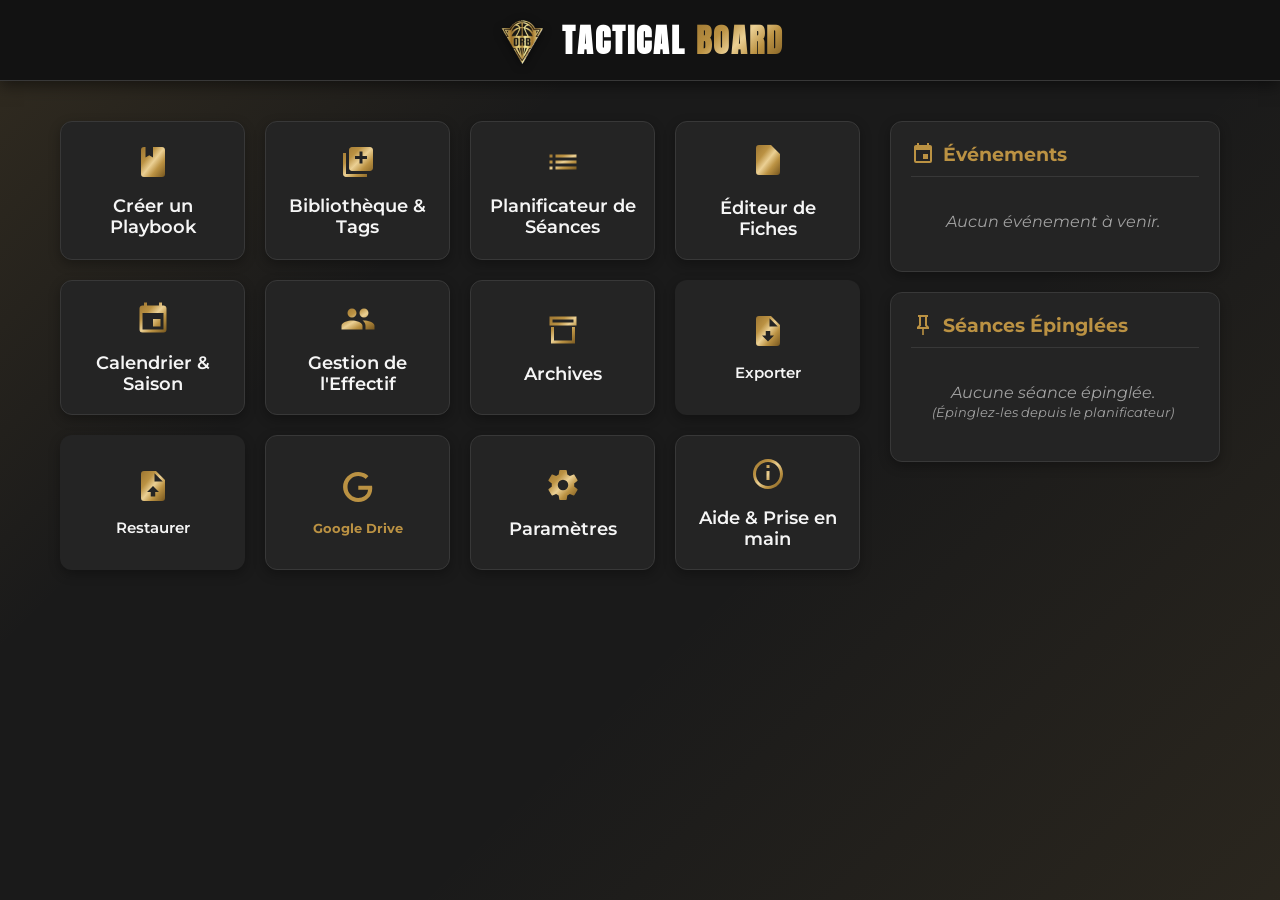
<file: index.html>
<!DOCTYPE html>
<html lang="fr">
<head>
    <meta charset="UTF-8">
    <meta name="viewport" content="width=device-width, initial-scale=1.0">
    <title>ORB Board - Dashboard</title>
    
    <link rel="icon" href="logo.png" type="image/png">
    <meta name="theme-color" content="#121212">
    
    <link rel="stylesheet" href="style.css">
    <link rel="manifest" href="manifest.json">
    <meta name="theme-color" content="#1a1a1a">
    <link rel="apple-touch-icon" href="logo.png">
</head>
<body>

    <svg width="0" height="0" style="position:absolute; width:0; height:0;"><defs><linearGradient id="gold-gradient" x1="0%" y1="0%" x2="100%" y2="100%"><stop offset="0%" stop-color="#9C7531"/><stop offset="30%" stop-color="#BB9243"/><stop offset="50%" stop-color="#EBD094"/><stop offset="70%" stop-color="#BB9243"/><stop offset="100%" stop-color="#75551E"/></linearGradient>
<linearGradient id="crab-gradient" x1="0%" y1="0%" x2="100%" y2="100%"><stop offset="0%" stop-color="#5A1C30"/><stop offset="30%" stop-color="#72243D"/><stop offset="50%" stop-color="#A53558"/><stop offset="70%" stop-color="#72243D"/><stop offset="100%" stop-color="#401422"/></linearGradient></defs></svg>
    <header class="app-header">
        <div style="display: flex; justify-content: space-between; align-items: center; max-width: 1200px; margin: 0 auto; width: 100%;">
            <div style="width: 40px;"></div> <!-- Spacer -->
            <div style="text-align: center;">
                <img src="logo.png" alt="ORB Logo" style="height: 50px; vertical-align: middle; margin-right: 15px; filter: drop-shadow(0 2px 4px rgba(0,0,0,0.5));"><h1 style="display:inline-block; vertical-align: middle; margin: 0;">TACTICAL <span class="highlight">BOARD</span></h1>
            </div>
            <div style="width: 40px;"></div> <!-- Spacer for symmetry -->
        </div>
    </header>

    <div class="hub-layout" id="main-hub-layout" style="max-width: 1200px; margin: 40px auto; padding: 0 20px; display: flex; gap: 30px; align-items: flex-start; justify-content: center;">
        
        <!-- Colonne de gauche : Boutons -->
        <div class="hub-buttons-column" id="hub-buttons-column" style="width: 100%; max-width: 800px; transition: all 0.3s;">
            <main class="dashboard-grid" id="dashboard-grid" style="margin: 0 auto; padding: 0;">
                <a href="modules/board/board.html" class="nav-card" data-id="board">
                    <svg viewBox="0 0 24 24"><path d="M18,22A2,2 0 0,0 20,20V4C20,2.89 19.1,2 18,2H12V9L9.5,7.5L7,9V2H6A2,2 0 0,0 4,4V20A2,2 0 0,0 6,22H18Z"/></svg>
                    <span>Créer un Playbook</span>
                </a>
                <a href="modules/library/library.html" class="nav-card" data-id="library">
                    <svg viewBox="0 0 24 24"><path d="M4 6H2V20C2 21.1 2.9 22 4 22H18V20H4V6M20 2H8C6.9 2 6 2.9 6 4V16C6 17.1 6.9 18 8 18H20C21.1 18 22 17.1 22 16V4C22 2.9 21.1 2 20 2M18 10H15V13H13V10H10V8H13V5H15V8H18V10Z"/></svg>
                    <span>Bibliothèque & Tags</span>
                </a>

                <a href="modules/planner/planner.html" class="nav-card" data-id="planner">
                    <svg viewBox="0 0 24 24"><path d="M7,13H21V11H7V13M7,17H21V15H7V17M7,9H21V7H7V9M3,9H5V7H3V9M3,13H5V11H3V13M3,17H5V15H3V17Z"/></svg>
                    <span>Planificateur de Séances</span>
                </a>
                
                <a href="modules/sheet/sheet.html" class="nav-card" data-id="sheet">
                    <div class="icon-wrapper">
                        <svg viewBox="0 0 24 24"><path d="M14,2H6A2,2 0 0,0 4,4V20A2,2 0 0,0 6,22H18A2,2 0 0,0 20,20V8L14,2M15.8,11.5L14.3,10L8,16.3V17.8H9.5L15.8,11.5M16.4,10.9C16.6,10.7 16.6,10.3 16.4,10.1L15.6,9.3C15.4,9.1 15,9.1 14.8,9.3L13.8,10.3L15.3,11.8L16.4,10.9Z"/></svg>
                    </div>
                    <span>Éditeur de Fiches</span>
                </a>

                <a href="modules/calendar/calendar.html" class="nav-card" data-id="calendar">
                    <svg viewBox="0 0 24 24"><path d="M19,19H5V8H19M16,1V3H8V1H6V3H5C3.89,3 3,3.89 3,5V19A2,2 0 0,0 5,21H19A2,2 0 0,0 21,19V5C21,3.89 20.1,3 19,3H18V1M17,12H12V17H17V12Z"/></svg>
                    <span>Calendrier & Saison</span>
                </a>

                <a href="modules/roster/roster.html" class="nav-card" data-id="roster">
                    <svg viewBox="0 0 24 24"><path d="M16 11c1.66 0 2.99-1.34 2.99-3S17.66 5 16 5c-1.66 0-3 1.34-3 3s1.34 3 3 3zm-8 0c1.66 0 2.99-1.34 2.99-3S9.66 5 8 5C6.34 5 5 6.34 5 8s1.34 3 3 3zm0 2c-2.33 0-7 1.17-7 3.5V19h14v-2.5c0-2.33-4.67-3.5-7-3.5zm8 0c-.29 0-.62.02-.97.05 1.16.84 1.97 1.97 1.97 3.45V19h6v-2.5c0-2.33-4.67-3.5-7-3.5z"/></svg>
                    <span>Gestion de l'Effectif</span>
                </a>
                <a href="modules/archive/archive.html" class="nav-card" data-id="archive">
                    <svg viewBox="0 0 24 24"><path d="M20,21H4V10H6V19H18V10H20V21M3,3H21V9H3V3M5,5V7H19V5H5Z"/></svg>
                    <span>Archives</span>
                </a>
                
                <button id="btn-open-export" class="nav-card" data-id="export" title="Télécharger une sauvegarde partielle ou totale" style="border:none; cursor:pointer;">
                    <svg viewBox="0 0 24 24"><path d="M14,2H6A2,2 0 0,0 4,4V20A2,2 0 0,0 6,22H18A2,2 0 0,0 20,20V8L14,2M12,19L8,15H10.5V12H13.5V15H16L12,19M13,9V3.5L18.5,9H13Z"/></svg>
                    <span>Exporter</span>
                </button>
                <button id="btn-open-import" class="nav-card" data-id="import" title="Restaurer ou ajouter depuis une sauvegarde" style="border:none; cursor:pointer;">
                    <svg viewBox="0 0 24 24"><path d="M14,2H6A2,2 0 0,0 4,4V20A2,2 0 0,0 6,22H18A2,2 0 0,0 20,20V8L14,2M12,12L16,16H13.5V19H10.5V16H8L12,12M13,9V3.5L18.5,9H13Z"/></svg>
                    <span>Restaurer</span>
                </button>
                <input type="file" id="import-backup-input" class="hidden" accept=".json">
                
                <div class="nav-card" id="google-drive-card" data-id="drive" style="display: flex; flex-direction: column; align-items: center; justify-content: center; text-align: center;">
                    <button id="btn-drive-login" style="background: transparent; border: none; cursor: pointer; display: flex; flex-direction: column; align-items: center; width: 100%; transition: transform 0.2s;">
                        <svg viewBox="0 0 24 24" style="fill: var(--color-primary);"><path d="M21.35,11.1H12.18V13.83H18.69C18.36,17.64 15.19,19.27 12.19,19.27C8.36,19.27 5,16.25 5,12C5,7.9 8.2,4.73 12.2,4.73C15.29,4.73 17.1,6.7 17.1,6.7L19,4.72C19,4.72 16.56,2 12.1,2C6.42,2 2.03,6.8 2.03,12C2.03,17.05 6.16,22 12.25,22C17.6,22 21.5,18.33 21.5,12.91C21.5,11.76 21.35,11.1 21.35,11.1V11.1Z"/></svg>
                        <span id="drive-login-text" style="color: var(--color-primary); font-size: 1.0em; font-weight: bold;">Google Drive</span>
                    </button>
                    <div id="drive-actions" style="display: none; width: 100%; margin-top: 10px; gap: 5px; flex-direction: column;">
                        <button id="btn-drive-push" class="drive-action-btn">↑ Forcer l'envoi</button>
                        <button id="btn-drive-pull" class="drive-action-btn">↓ Restaurer</button>
                    </div>
                </div>

                <a href="modules/settings/settings.html" class="nav-card" data-id="settings">
                    <svg viewBox="0 0 24 24"><path d="M12,15.5A3.5,3.5 0 0,1 8.5,12A3.5,3.5 0 0,1 12,8.5A3.5,3.5 0 0,1 15.5,12A3.5,3.5 0 0,1 12,15.5M19.43,12.97C19.47,12.65 19.5,12.33 19.5,12C19.5,11.67 19.47,11.34 19.43,11L21.54,9.37C21.73,9.22 21.78,8.95 21.66,8.73L19.66,5.27C19.54,5.05 19.27,4.96 19.05,5.05L16.56,6.05C16.04,5.66 15.5,5.32 14.87,5.07L14.5,2.42C14.46,2.18 14.25,2 14,2H10C9.75,2 9.54,2.18 9.5,2.42L9.13,5.07C8.5,5.32 7.96,5.66 7.44,6.05L4.95,5.05C4.73,4.96 4.46,5.05 4.34,5.27L2.34,8.73C2.21,8.95 2.27,9.22 2.46,9.37L4.57,11C4.53,11.34 4.5,11.67 4.5,12C4.5,12.33 4.53,12.65 4.57,12.97L2.46,14.63C2.27,14.78 2.21,15.05 2.34,15.27L4.34,18.73C4.46,18.95 4.73,19.03 4.95,18.95L7.44,17.94C7.96,18.34 8.5,18.68 9.13,18.93L9.5,21.58C9.54,21.82 9.75,22 10,22H14C14.25,22 14.46,21.82 14.5,21.58L14.87,18.93C15.5,18.68 16.04,18.34 16.56,17.94L19.05,18.95C19.27,19.03 19.54,18.95 19.66,18.73L21.66,15.27C21.78,15.05 21.73,14.78 21.54,14.63L19.43,12.97Z" /></svg>
                    <span>Paramètres</span>
                </a>
                <a href="modules/help/help.html" class="nav-card" data-id="help">
                    <svg viewBox="0 0 24 24"><path d="M12 2C6.48 2 2 6.48 2 12s4.48 10 10 10 10-4.48 10-10S17.52 2 12 2m0 18c-4.41 0-8-3.59-8-8s3.59-8 8-8 8 3.59 8 8-3.59 8-8 8m-1-14h2v2h-2V6m0 4h2v6h-2v-6Z"/></svg>
                    <span>Aide & Prise en main</span>
                </a>
            </main>
        </div>

        <!-- Colonne de droite : Widgets -->
        <div class="hub-widgets-column" id="hub-widgets-column" style="flex: 1; display: flex; flex-direction: column; gap: 20px; min-width: 320px;">
            <div id="widgets-container" class="widgets-container" style="margin: 0; padding: 0; display: flex; flex-direction: column; gap: 20px;"></div>
        </div>
    </div>

    <!-- Modales d'Export et d'Import -->
    <div id="export-modal" class="modal-overlay hidden" style="position:fixed; top:0; left:0; width:100vw; height:100vh; background:rgba(0,0,0,0.8); z-index:9000; display:flex; align-items:center; justify-content:center;">
        <div style="background:var(--color-container); padding:25px; border-radius:12px; width:400px; max-width:90vw; border:1px solid var(--color-border); text-align: center;">
            <h3 style="margin-top:0; color:var(--color-primary);">Options d'Exportation</h3>
            <div style="display:flex; flex-direction:column; gap:10px; margin-top:20px;">
                <button id="export-all-btn" class="btn-primary" style="padding:10px;">Tout exporter (Sauvegarde complète)</button>
                <button id="export-teams-btn" class="btn-primary" style="padding:10px; background: transparent; border: 1px solid var(--color-primary); color: var(--color-primary);">Équipes & Effectif</button>
                <button id="export-lib-btn" class="btn-primary" style="padding:10px; background: transparent; border: 1px solid var(--color-primary); color: var(--color-primary);">Bibliothèque (Schémas, Fiches)</button>
                <button id="export-plans-btn" class="btn-primary" style="padding:10px; background: transparent; border: 1px solid var(--color-primary); color: var(--color-primary);">Séances (Planificateur)</button>
            </div>
            <button id="close-export-modal" class="btn-icon" style="margin-top:20px; color:var(--color-text); padding:5px 15px;">Fermer</button>
        </div>
    </div>

    <div id="import-modal" class="modal-overlay hidden" style="position:fixed; top:0; left:0; width:100vw; height:100vh; background:rgba(0,0,0,0.8); z-index:9000; display:flex; align-items:center; justify-content:center;">
        <div style="background:var(--color-container); padding:25px; border-radius:12px; width:450px; max-width:90vw; border:1px solid var(--color-border); text-align: center;">
            <h3 style="margin-top:0; color:var(--color-primary);">Mode de Restauration</h3>
            <p style="color:var(--color-text); opacity:0.8; margin-bottom:20px; font-size: 0.9em;">Que voulez-vous faire avec les données de ce fichier ?</p>
            <div style="display:flex; flex-direction:column; gap:10px;">
                <button id="import-replace-btn" class="danger" style="padding:10px;">Écraser et Remplacer (Efface vos données actuelles)</button>
                <button id="import-add-btn" class="btn-primary" style="padding:10px;">Ajouter (Fusionne avec vos données actuelles)</button>
            </div>
            <button id="close-import-modal" class="btn-icon" style="margin-top:20px; color:var(--color-text); padding:5px 15px;">Annuler</button>
        </div>
    </div>

    <div id="hub-edit-modal" class="modal-overlay hidden" style="position:fixed; top:0; left:0; width:100vw; height:100vh; background:rgba(0,0,0,0.8); z-index:9000; display:flex; align-items:center; justify-content:center;">
        <div style="background:var(--color-container); padding:25px; border-radius:12px; width:400px; max-width:90vw; border:1px solid var(--color-border); text-align: center;">
            <h3 style="margin-top:0; color:var(--color-primary);">Modification Hub</h3>
            <p style="color:var(--color-text); opacity:0.8; margin-bottom:20px; font-size: 0.9em;">Sélectionnez les widgets à  afficher sur votre accueil.</p>
            
            <div style="display:flex; flex-direction:column; gap:15px; text-align: left; margin-bottom: 20px;">
                <label style="display: flex; align-items: center; gap: 10px; cursor: pointer; font-size: 1.1em; color: var(--color-text);">
                    <input type="checkbox" id="toggle-widget-calendar" style="width: 18px; height: 18px; accent-color: var(--color-primary);">
                    Prochains Événements
                </label>
                <label style="display: flex; align-items: center; gap: 10px; cursor: pointer; font-size: 1.1em; color: var(--color-text);">
                    <input type="checkbox" id="toggle-widget-plans" style="width: 18px; height: 18px; accent-color: var(--color-primary);">
                    Séances Épinglées
                </label>
            </div>
            
            <div style="display: flex; gap: 10px; justify-content: center;">
                <button id="close-hub-edit" class="btn-icon" style="color:var(--color-text); padding:8px 15px; border: 1px solid var(--color-border); border-radius: 6px;">Annuler</button>
                <button id="save-hub-edit" class="btn-primary" style="padding:8px 20px;">enregistréer</button>
            </div>
        </div>
    </div>

    <script src="core/db.js"></script>
    <script src="index.js"></script>
    
    <script>
        document.addEventListener('DOMContentLoaded', async () => {
            // Applique les thèmes
            // Applique les thèmes sauvegardés
            if (localStorage.getItem('theme') === 'light') document.body.classList.add('light-mode');
            if (localStorage.getItem('teamMode') === 'crab') document.body.classList.add('crab-mode');
            if (typeof orbDB !== 'undefined') await orbDB.open();

            // ==========================================
            // EXPORT SÉLECTIF
            // ==========================================
            const exportModal = document.getElementById('export-modal');
            document.getElementById('btn-open-export').addEventListener('click', () => {
                exportModal.classList.remove('hidden');
            });
            document.getElementById('close-export-modal').addEventListener('click', () => {
                exportModal.classList.add('hidden');
            });

            const performExport = async (mode, btnId) => {
                const btn = document.getElementById(btnId);
                const originalText = btn.innerHTML;
                btn.innerHTML = "Préparation...";
                
                try {
                    let playbooks = [];
                    if (mode === 'all' || mode === 'lib') {
                        playbooks = await orbDB.getAllPlaybooks();
                        for (let pb of playbooks) {
                            if (pb.preview instanceof Blob) {
                                pb.previewBase64 = await new Promise((resolve) => {
                                    const reader = new FileReader();
                                    reader.onloadend = () => resolve(reader.result);
                                    reader.readAsDataURL(pb.preview);
                                });
                            }
                            delete pb.preview;
                        }
                    }

                    let data = {};
                    if (mode === 'all') {
                        data = {
                            playbooks: playbooks,
                            trainingPlans: await orbDB.getAllPlans(),
                            tags: await orbDB.getAllTags(),
                            folders: await orbDB.getAllFolders(),
                            planFolders: await orbDB.getAllPlanFolders(),
                            calendarEvents: await orbDB.getAllCalendarEvents(),
                            players: await orbDB.getAllPlayers(),
                            teams: await orbDB.getAllTeams(),
                            sheets: await orbDB.getAllSheets(),
                            sheetTags: await orbDB.getAllSheetTags()
                        };
                    } else if (mode === 'teams') {
                        data = {
                            players: await orbDB.getAllPlayers(),
                            teams: await orbDB.getAllTeams()
                        };
                    } else if (mode === 'lib') {
                        data = {
                            playbooks: playbooks,
                            tags: await orbDB.getAllTags(),
                            folders: await orbDB.getAllFolders(),
                            sheets: await orbDB.getAllSheets(),
                            sheetTags: await orbDB.getAllSheetTags()
                        };
                    } else if (mode === 'plans') {
                        data = {
                            trainingPlans: await orbDB.getAllPlans(),
                            planFolders: await orbDB.getAllPlanFolders(),
                            calendarEvents: await orbDB.getAllCalendarEvents()
                        };
                    }

                    const backupData = {
                        version: "orb_backup_v4",
                        createdAt: new Date().toISOString(),
                        exportMode: mode,
                        data: data
                    };

                    const blob = new Blob([JSON.stringify(backupData)], { type: 'application/json' });
                    const url = URL.createObjectURL(blob);
                    const a = document.createElement('a');
                    a.href = url;
                    const suffix = mode === 'all' ? 'Complet' : (mode === 'teams' ? 'Equipes' : (mode === 'lib' ? 'Bibliotheque' : 'Seances'));
                    a.download = `ORB_Export_${suffix}_${new Date().toISOString().split('T')[0]}.json`;
                    document.body.appendChild(a);
                    a.click();
                    document.body.removeChild(a);
                    URL.revokeObjectURL(url);
                    exportModal.classList.add('hidden');
                } catch (error) {
                    console.error(error);
                    alert("Erreur lors de l'exportation.");
                } finally {
                    btn.innerHTML = originalText;
                }
            };

            document.getElementById('export-all-btn').addEventListener('click', () => performExport('all', 'export-all-btn'));
            document.getElementById('export-teams-btn').addEventListener('click', () => performExport('teams', 'export-teams-btn'));
            document.getElementById('export-lib-btn').addEventListener('click', () => performExport('lib', 'export-lib-btn'));
            document.getElementById('export-plans-btn').addEventListener('click', () => performExport('plans', 'export-plans-btn'));

            // ==========================================
            // IMPORT (RESTAURATION OU FUSION)
            // ==========================================
            const importModal = document.getElementById('import-modal');
            const fileInput = document.getElementById('import-backup-input');
            let importMode = null; // 'replace' or 'add'

            document.getElementById('btn-open-import').addEventListener('click', () => {
                importModal.classList.remove('hidden');
            });

            document.getElementById('close-import-modal').addEventListener('click', () => {
                importModal.classList.add('hidden');
            });

            document.getElementById('import-replace-btn').addEventListener('click', () => {
                importMode = 'replace';
                fileInput.click();
                importModal.classList.add('hidden');
            });

            document.getElementById('import-add-btn').addEventListener('click', () => {
                importMode = 'add';
                fileInput.click();
                importModal.classList.add('hidden');
            });

            fileInput.addEventListener('change', (e) => {
                const file = e.target.files[0];
                if (!file) return;

                const reader = new FileReader();
                reader.onload = async (event) => {
                    try {
                        let parsedData = JSON.parse(event.target.result);
                        
                        let dataToImport = {
                            playbooks: [], trainingPlans: [], tags: [], folders: [], calendarEvents: [], players: [], teams: [], sheets: [], sheetTags: []
                        };

                        if (Array.isArray(parsedData)) {
                            dataToImport.playbooks = parsedData;
                        } else if (typeof parsedData === 'object') {
                            dataToImport.playbooks = parsedData.playbooks || (parsedData.data && parsedData.data.playbooks) || [];
                            dataToImport.trainingPlans = parsedData.trainingPlans || (parsedData.data && parsedData.data.trainingPlans) || [];
                            dataToImport.tags = parsedData.tags || (parsedData.data && parsedData.data.tags) || [];
                            dataToImport.folders = parsedData.folders || (parsedData.data && parsedData.data.folders) || [];
                            dataToImport.planFolders = parsedData.planFolders || (parsedData.data && parsedData.data.planFolders) || [];
                            dataToImport.calendarEvents = parsedData.calendarEvents || (parsedData.data && parsedData.data.calendarEvents) || [];
                            dataToImport.players = parsedData.players || (parsedData.data && parsedData.data.players) || [];
                            dataToImport.teams = parsedData.teams || (parsedData.data && parsedData.data.teams) || [];
                            dataToImport.sheets = parsedData.sheets || (parsedData.data && parsedData.data.sheets) || [];
                            dataToImport.sheetTags = parsedData.sheetTags || (parsedData.data && parsedData.data.sheetTags) || [];
                        }

                        dataToImport.playbooks.forEach(pb => {
                            if (!pb.tagIds) pb.tagIds = [];
                            if (!pb.createdAt) pb.createdAt = new Date().toISOString();
                            if (!pb.name) pb.name = "Playbook Récupéré";
                            
                            if (pb.previewBase64) {
                                try {
                                    const byteString = atob(pb.previewBase64.split(',')[1]);
                                    const mimeString = pb.previewBase64.split(',')[0].split(':')[1].split(';')[0];
                                    const ab = new ArrayBuffer(byteString.length);
                                    const ia = new Uint8Array(ab);
                                    for (let i = 0; i < byteString.length; i++) {
                                        ia[i] = byteString.charCodeAt(i);
                                    }
                                    pb.preview = new Blob([ab], { type: mimeString });
                                } catch (err) {}
                                delete pb.previewBase64;
                            } else {
                                delete pb.preview; 
                            }
                        });

                        if (!orbDB.db) await orbDB.open();

                        const tx = orbDB.db.transaction(['playbooks', 'trainingPlans', 'tags', 'folders', 'planFolders', 'calendarEvents', 'players', 'teams', 'sheets', 'sheetTags'], 'readwrite');
                        
                        const importStore = (storeName, items) => {
                            const store = tx.objectStore(storeName);
                            if (importMode === 'replace') {
                                const isKeyPresent = parsedData.data && parsedData.data[storeName] !== undefined;
                                if (isKeyPresent || Array.isArray(parsedData)) {
                                    store.clear();
                                }
                            }
                            if (items && items.length) {
                                items.forEach(item => {
                                    if (importMode === 'add') {
                                        delete item.id; 
                                    }
                                    store.add(item);
                                });
                            }
                        };

                        importStore('playbooks', dataToImport.playbooks);
                        importStore('trainingPlans', dataToImport.trainingPlans);
                        importStore('tags', dataToImport.tags);
                        importStore('folders', dataToImport.folders);
                        importStore('planFolders', dataToImport.planFolders);
                        importStore('calendarEvents', dataToImport.calendarEvents);
                        importStore('players', dataToImport.players);
                        importStore('teams', dataToImport.teams);
                        importStore('sheets', dataToImport.sheets);
                        importStore('sheetTags', dataToImport.sheetTags);

                        tx.oncomplete = () => {
                            alert("Opération réussie !");
                            window.location.reload(); 
                        };
                    } catch (err) {
                        console.error(err);
                        alert("Erreur : Le fichier n'est pas valide ou est corrompu.");
                    }
                    e.target.value = ''; 
                };
                reader.readAsText(file);
            });
        });
    </script>
    <script>
  if ('serviceWorker' in navigator) {
    window.addEventListener('load', () => {
      navigator.serviceWorker.register('./sw.js')
        .then((registration) => {
          console.log('Service Worker enregistré avec succès:', registration.scope);
        })
        .catch((error) => {
console.log('Échec de l\'enregistrement du Service Worker:', error);
        });
    });
  }
  
</script>
<script src="https://accounts.google.com/gsi/client" async defer></script>
    <script src="https://apis.google.com/js/api.js"></script>

    <script src="core/sync.js"></script>
</body>
</html>
</file>
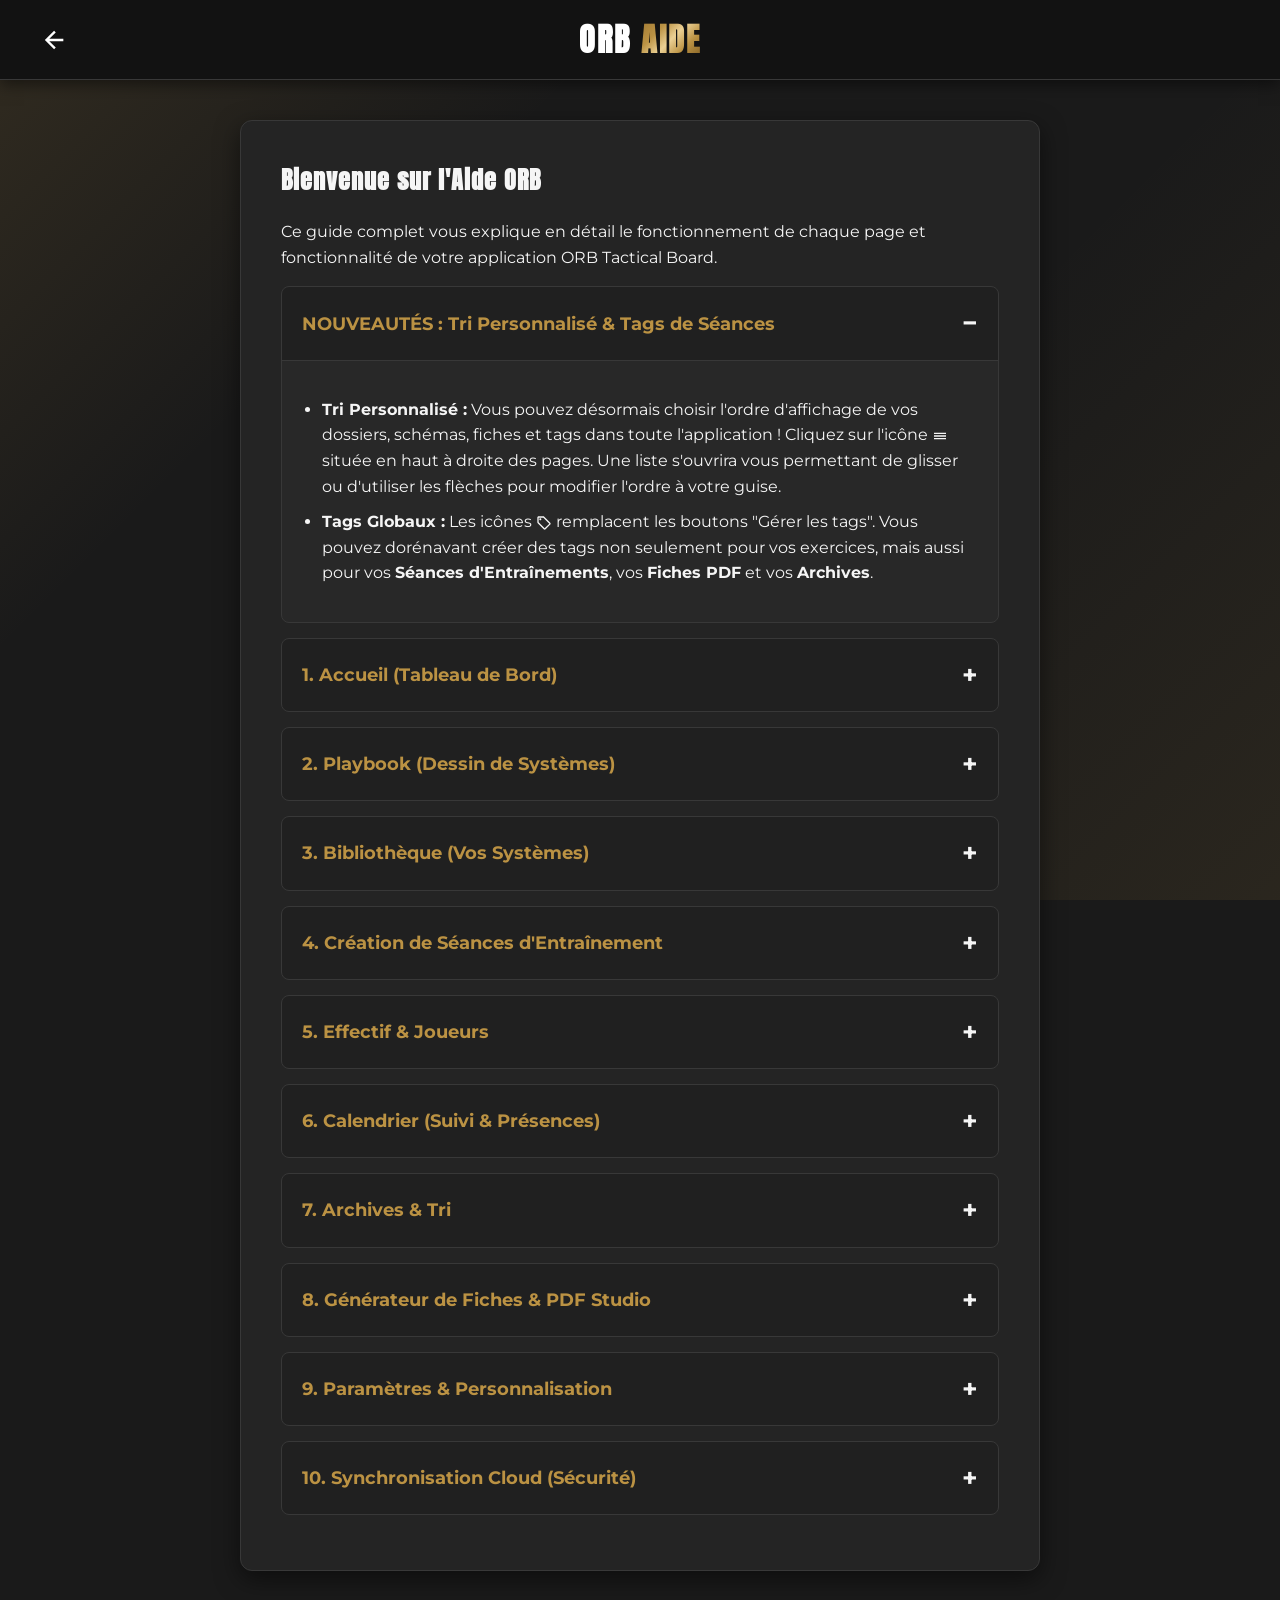
<file: modules/help/help.html>
<!DOCTYPE html>
<html lang="fr">
<head>
    <meta charset="UTF-8">
    <meta name="viewport" content="width=device-width, initial-scale=1.0">
    <title>ORB - Aide & Prise en main</title>
    
    <link href="https://fonts.googleapis.com/css2?family=Anton&family=Roboto:wght@400;700&display=swap" rel="stylesheet">
    <link rel="stylesheet" href="../../style.css">
    
    <style>
        .help-container {
            max-width: 800px;
            margin: 40px auto;
            background: var(--color-container);
            padding: 40px;
            border-radius: 12px;
            box-shadow: var(--shadow-lifted);
            border: 1px solid var(--color-border);
            line-height: 1.6;
        }
        
        .help-container h2 { color: var(--color-text); margin-top: 0; font-family: var(--font-title); letter-spacing: 1px; }
        .help-container h3 { color: var(--color-primary); margin-top: 30px; border-bottom: 2px solid var(--color-border); padding-bottom: 8px; }
        .help-container ul { padding-left: 20px; }
        .help-container li { margin-bottom: 10px; }
        .help-container strong { color: var(--color-text); }
        
        .warning-box {
            background-color: rgba(var(--color-primary-rgb, 187, 146, 67), 0.1);
            border-left: 4px solid var(--color-primary);
            padding: 15px;
            margin-top: 30px;
            border-radius: 4px;
        }

        details {
            margin-bottom: 15px;
            background: rgba(255, 255, 255, 0.02);
            border: 1px solid var(--color-border);
            border-radius: 8px;
            overflow: hidden;
        }

        summary {
            padding: 15px 20px;
            font-size: 1.1em;
            font-weight: bold;
            color: var(--color-primary);
            cursor: pointer;
            list-style: none;
            display: flex;
            justify-content: space-between;
            align-items: center;
            background: rgba(0, 0, 0, 0.2);
            transition: background 0.3s;
        }

        summary:hover {
            background: rgba(0, 0, 0, 0.4);
        }

        summary::-webkit-details-marker {
            display: none;
        }

        summary::after {
            content: '+';
            font-size: 1.5em;
            color: var(--color-text);
            transition: transform 0.3s;
        }

        details[open] summary::after {
            content: '−';
        }

        .details-content {
            padding: 20px;
            border-top: 1px solid var(--color-border);
            animation: fadeIn 0.3s ease-in-out;
        }

        @keyframes fadeIn {
            from { opacity: 0; transform: translateY(-10px); }
            to { opacity: 1; transform: translateY(0); }
        }

        @media (max-width: 768px) {
            .help-container {
                padding: 15px !important;
                margin: 10px !important;
            }
        }
    </style>
</head>
<body>

    <header class="app-header">
        <div class="header-content" style="display: flex; align-items: center; max-width: 1200px; margin: 0 auto; width: 100%;">
            <a href="../../index.html" onclick="sessionStorage.clear()" style="color: white; text-decoration: none; display: flex; align-items: center; transition: transform 0.2s;">
                <svg viewBox="0 0 24 24" style="width:28px; height:28px; fill:currentColor; margin-right: 15px;"><path d="M20,11V13H8L13.5,18.5L12.08,19.92L4.16,12L12.08,4.08L13.5,5.5L8,11H20Z" /></svg>
            </a>
            <h1 style="margin: 0; text-align: center; flex-grow: 1; padding-right: 43px;">ORB <span class="highlight">AIDE</span></h1>
        </div>
    </header>

    <main class="help-container">
        <h2>Bienvenue sur l'Aide ORB</h2>
        <p>Ce guide complet vous explique en détail le fonctionnement de chaque page et fonctionnalité de votre application ORB Tactical Board.</p>

        <details open>
            <summary>NOUVEAUTÉS : Tri Personnalisé & Tags de Séances</summary>
            <div class="details-content">
                <ul>
                    <li><strong>Tri Personnalisé :</strong> Vous pouvez désormais choisir l'ordre d'affichage de vos dossiers, schémas, fiches et tags dans toute l'application ! Cliquez sur l'icône <svg viewBox="0 0 24 24" style="width:16px; height:16px; fill:currentColor; vertical-align: text-bottom;"><path d="M3,13H21V11H3V13M3,17H21V15H3V17M3,9H21V7H3V9Z"/></svg> située en haut à droite des pages. Une liste s'ouvrira vous permettant de glisser ou d'utiliser les flèches pour modifier l'ordre à votre guise.</li>
                    <li><strong>Tags Globaux :</strong> Les icônes <svg viewBox="0 0 24 24" style="width:16px; height:16px; fill:currentColor; vertical-align: text-bottom;"><path d="M21.41 11.58L12.41 2.58C12.05 2.22 11.55 2 11 2H4C2.9 2 2 2.9 2 4V11C2 11.55 2.22 12.05 2.59 12.41L11.58 21.41C11.95 21.77 12.45 22 13 22C13.55 22 14.05 21.77 14.41 21.41L21.41 14.41C21.78 14.05 22 13.55 22 13C22 12.45 21.77 11.95 21.41 11.58M13 20L4 11V4H11L20 13L13 20M6.5 5C7.33 5 8 5.67 8 6.5S7.33 8 6.5 8 5 7.33 5 6.5 5.67 5 6.5 5Z"/></svg> remplacent les boutons "Gérer les tags". Vous pouvez dorénavant créer des tags non seulement pour vos exercices, mais aussi pour vos <strong>Séances d'Entraînements</strong>, vos <strong>Fiches PDF</strong> et vos <strong>Archives</strong>.</li>
                </ul>
            </div>
        </details>

        <details>
            <summary>1. Accueil (Tableau de Bord)</summary>
            <div class="details-content">
                <ul>
                    <li><strong>Navigation :</strong> L'accueil centralise l'accès à toutes les autres pages via des boutons principaux (Playbook, Bibliothèque, Séance, Calendrier, Effectif, Paramètres, Archives, Aide).</li>
                    <li><strong>Sauvegarde Cloud :</strong> Vous y trouverez les boutons Google Drive pour sauvegarder (Envoyer) toutes vos données sur votre compte Google ou les restaurer (Charger) sur un nouvel appareil.</li>
                    <li><strong>Backup Local :</strong> En bas de la page, vous pouvez créer un fichier `.json` contenant toute votre base de données locale (Exporter le Backup), ou en charger un (Importer le Backup).</li>
                </ul>
            </div>
        </details>

        <details>
            <summary>2. Playbook (Dessin de Systèmes)</summary>
            <div class="details-content">
                <ul>
                    <li><strong>Terrain & Joueurs :</strong> Ajoutez des joueurs (Attaque/Défense) et des plots. Déplacez-les librement.</li>
                    <li><strong>Dessin & Lignes :</strong> Utilisez l'outil Pinceau pour dessiner à main levée, ou créez des flèches rectilignes, courbées et des tracés de dribble via la barre d'outils.</li>
                    <li><strong>Animation Automatique :</strong> Le ballon peut être assigné à un joueur. Si vous déplacez le joueur avec le ballon, ce dernier le suit.</li>
                    <li><strong>Paramètres Terrain :</strong> Changez le type de terrain (Entier, Demi, FIBA, NBA) et sa couleur d'accentuation en utilisant la barre de droite.</li>
                    <li><strong>Sauvegarde :</strong> Cliquez sur "Sauvegarder", choisissez vos Tags pour l'organiser, et enregistrez le système dans la Bibliothèque (ou un dossier spécifique).</li>
                </ul>
            </div>
        </details>

        <details>
            <summary>3. Bibliothèque (Vos Systèmes)</summary>
            <div class="details-content">
                <ul>
                    <li><strong>Organisation :</strong> Retrouvez tous vos systèmes sauvegardés sous forme de cartes.</li>
                    <li><strong>Dossiers :</strong> Créez des dossiers via le bouton "+" en haut et glissez-y vos systèmes pour les trier par catégorie.</li>
                    <li><strong>Tags :</strong> Utilisez le bouton "Gérer les Tags" pour créer une liste globale de tags (ex: <em>Pick&Roll</em>, <em>Système Cornes</em>). Ensuite, assignez ces tags à vos systèmes et filtrez votre bibliothèque en cliquant sur les tags en haut de page.</li>
                    <li><strong>Actions :</strong> Vous pouvez éditer, dupliquer, télécharger en image (.png) ou supprimer vos schémas.</li>
                </ul>
            </div>
        </details>

        <details>
            <summary>4. Création de Séances d'Entraînement</summary>
            <div class="details-content">
                <ul>
                    <li><strong>Assemblage :</strong> Dans cette page, vous construisez des plans d'entraînement complets.</li>
                    <li><strong>Ajout de Blocs :</strong> Cliquez sur "+" pour ajouter un nouvel exercice. Vous pouvez lui donner un nom, une durée et surtout y associer un ou plusieurs dessins depuis votre Bibliothèque.</li>
                    <li><strong>Organisation :</strong> Réorganisez vos blocs avec les flèches Haut/Bas.</li>
                    <li><strong>Exportation PDF :</strong> Une fois la séance finalisée, vous pouvez générer un fichier PDF propre (pour l'imprimer ou l'envoyer sur WhatsApp).</li>
                    <li><strong>Sauvegarde & Dossiers :</strong> Les séances complètes peuvent également être enregistrées dans des dossiers dédiés pour les retrouver plus tard.</li>
                </ul>
            </div>
        </details>

        <details>
            <summary>5. Effectif & Joueurs</summary>
            <div class="details-content">
                <ul>
                    <li><strong>Création d'Équipe :</strong> Créez vos différentes catégories (ex: U15 F, Seniors M).</li>
                    <li><strong>Modale Globale :</strong> Cliquez sur le bouton "Modifier" d'une équipe pour : 
                        <ul>
                            <li>Renommer l'équipe.</li>
                            <li>Lui assigner une de vos couleurs (Noir, Or, Rouge, Jaune ou libre).</li>
                            <li>Ajouter, supprimer ou modifier tous ses joueurs.</li>
                        </ul>
                    </li>
                    <li><strong>Cartes Joueurs :</strong> Les joueurs d'une équipe affichent un résumé de leur taux de présence global, aux entraînements et aux matchs.</li>
                </ul>
            </div>
        </details>

        <details>
            <summary>6. Calendrier (Suivi & Présences)</summary>
            <div class="details-content">
                <ul>
                    <li><strong>Ajout d'Événements :</strong> Cliquez sur une date pour y ajouter un entraînement ou un match.</li>
                    <li><strong>Liaison Équipes & Séances :</strong> Vous pouvez lier un ou plusieurs effectifs à l'événement, et y attacher un plan d'entraînement sauvegardé.</li>
                    <li><strong>Faire l'Appel :</strong> Dans le détail de l'événement, vous voyez la liste des joueurs des équipes liées. Vous pouvez noter leur présence (Présent, Absent, ou Blessé). L'option "Blessé" ne pénalise pas le taux de présence global du joueur.</li>
                    <li><strong>Scores de Match :</strong> S'il s'agit d'un match, vous pouvez entrer votre score et celui de l'adversaire.</li>
                </ul>
            </div>
        </details>

        <details>
            <summary>7. Archives & Tri</summary>
            <div class="details-content">
                <ul>
                    <li><strong>Archivage d'Équipe :</strong> Dans la section Effectif, vous pouvez "Archiver" une équipe (par exemple à la fin d'une saison) pour la cacher du menu principal sans perdre ses données.</li>
                    <li><strong>Gestion des Tags d'Archives :</strong> Cliquez sur "Gérer les Tags" pour créer des dossiers logiques (ex: <em>Saison 2023</em>).</li>
                    <li><strong>Assignation :</strong> Cliquez sur une équipe archivée pour consulter son effectif, puis cliquez sur "Assigner des Tags" pour l'associer à l'un de vos filtres.</li>
                    <li><strong>Désarchivage :</strong> Vous pouvez restaurer l'équipe à tout moment pour qu'elle réapparaisse dans l'Effectif actif.</li>
                </ul>
            </div>
        </details>

        <details>
            <summary>8. Générateur de Fiches & PDF Studio</summary>
            <div class="details-content">
                <ul>
                    <li><strong>Studio PDF :</strong> Vous permet de créer rapidement des "Fiches Exercices" au format PDF, comprenant un nom, un dessin, un but, et des consignes.</li>
                    <li><strong>Organisation :</strong> Comme pour les Playbooks et les Séances, les fiches peuvent être organisées dans des dossiers propres à ce module.</li>
                </ul>
            </div>
        </details>

        <details>
            <summary>9. Paramètres & Personnalisation</summary>
            <div class="details-content">
                <ul>
                    <li><strong>Thème de l'Application :</strong> Basculez entre le thème Sombre (par défaut) et le thème Clair pour une meilleure visibilité en extérieur.</li>
                    <li><strong>Identité Visuelle :</strong> Basculez entre le mode "ORB" (Noir et Or) et le mode "CRAB" (Bordeaux et Jaune). Cette option modifie les couleurs de toute l'interface ainsi que les tracés par défaut de votre terrain.</li>
                </ul>
            </div>
        </details>
        
        <details>
            <summary>10. Synchronisation Cloud (Sécurité)</summary>
            <div class="details-content">
                <ul>
                    <li>L'application ORB est conçue pour être la plus rapide possible en fonctionnant <strong>nativement hors-ligne</strong> (les données sont stockées sur votre appareil).</li>
                    <li>Pour protéger vos données ou les partager entre votre téléphone, tablette et PC, connectez votre <strong>Google Drive</strong> (depuis l'Accueil ou les Paramètres).</li>
                    <li>La sauvegarde est automatique en tâche de fond. Si vous changez d'appareil, connectez votre Drive et cliquez sur "↓ Charger" pour tout récupérer.</li>
                </ul>
            </div>
        </details>

    </main>

    <script>
        // Applique les thèmes sur toutes les pages
        if (localStorage.getItem('theme') === 'light') document.body.classList.add('light-mode');
        if (localStorage.getItem('teamMode') === 'crab') document.body.classList.add('crab-mode');
    </script>
</body>
</html>
</file>
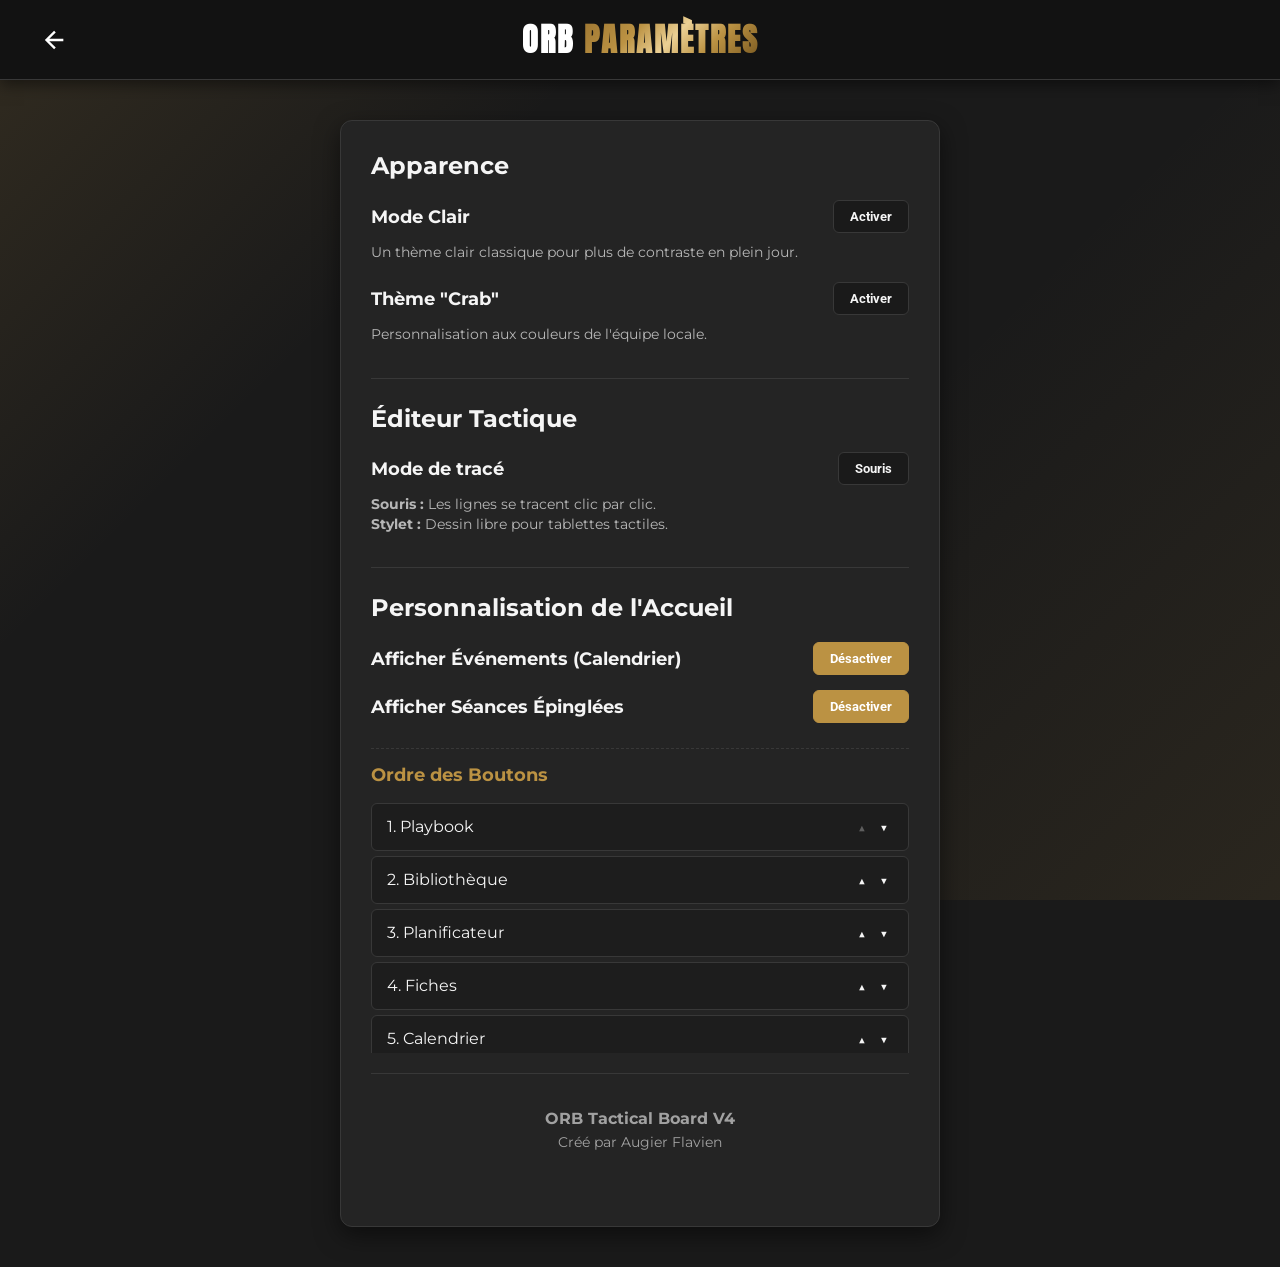
<file: modules/settings/settings.html>
﻿<!DOCTYPE html>
<html lang="fr">
<head>
    <meta charset="UTF-8">
    <meta name="viewport" content="width=device-width, initial-scale=1.0">
    <title>ORB - Paramètres</title>
    
    <link href="https://fonts.googleapis.com/css2?family=Anton&family=Roboto:wght@400;700&display=swap" rel="stylesheet">
    <link rel="stylesheet" href="../../style.css">
    
    <style>
        .settings-container {
            max-width: 600px;
            margin: 40px auto;
            background: var(--color-container);
            padding: 30px;
            border-radius: 12px;
            box-shadow: var(--shadow-lifted);
            border: 1px solid var(--color-border);
        }
        
        .settings-group {
            margin-bottom: 25px;
            padding-bottom: 20px;
            border-bottom: 1px solid var(--color-border);
        }
        .settings-group:last-child { border-bottom: none; }
        
        .settings-row {
            display: flex;
            justify-content: space-between;
            align-items: center;
            margin-bottom: 15px;
        }
        
        .settings-row span { font-weight: bold; font-size: 1.1em; }
        
        .toggle-btn {
            background: var(--color-background);
            border: 1px solid var(--color-border);
            color: var(--color-text);
            padding: 8px 16px;
            border-radius: 6px;
            cursor: pointer;
            font-weight: bold;
            font-family: 'Roboto', sans-serif;
            transition: all 0.2s;
        }
        .toggle-btn:hover { background: #e0e0e0; }
        .toggle-btn.active { background: var(--color-primary); color: white; border-color: var(--color-primary); }
        
        body:not(.light-mode) .toggle-btn:hover { background: #444; }
        
        .info-text { font-size: 0.85em; opacity: 0.7; margin-top: -5px; line-height: 1.4; }

        .sort-item { display: flex; justify-content: space-between; align-items: center; background: rgba(0,0,0,0.2); padding: 10px 15px; margin-bottom: 5px; border-radius: 6px; border: 1px solid var(--color-border); }
        .sort-btns button { background: none; border: none; color: var(--color-text); cursor: pointer; padding: 5px; }
        .sort-btns button:hover { color: var(--color-primary); }
    </style>
</head>
<body>

    <header class="app-header">
        <div class="header-content" style="display: flex; align-items: center; max-width: 1200px; margin: 0 auto; width: 100%;">
            <a href="../../index.html" class="header-back-btn" style="text-decoration: none; display: flex; align-items: center;">
                <svg viewBox="0 0 24 24" style="width:28px; height:28px; fill:currentColor; margin-right: 15px;"><path d="M20,11V13H8L13.5,18.5L12.08,19.92L4.16,12L12.08,4.08L13.5,5.5L8,11H20Z" /></svg>
            </a>
            <h1 style="margin: 0; text-align: center; flex-grow: 1; padding-right: 43px;">ORB <span class="highlight">PARAMÈTRES</span></h1>
        </div>
    </header>

    <main class="settings-container">
        
        <div class="settings-group">
            <h2 style="margin-top:0;">Apparence</h2>
            <div class="settings-row">
                <span>Mode Clair</span>
                <button id="theme-toggle-btn" class="toggle-btn">Activer</button>
            </div>
            <p class="info-text">Un thème clair classique pour plus de contraste en plein jour.</p>
            
            <div class="settings-row" style="margin-top: 20px;">
                <span>Thème "Crab"</span>
                <button id="team-theme-btn" class="toggle-btn">Activer</button>
            </div>
            <p class="info-text">Personnalisation aux couleurs de l'équipe locale.</p>
        </div>

        <div class="settings-group">
            <h2>Éditeur Tactique</h2>
            <div class="settings-row">
                <span>Mode de tracé</span>
                <button id="input-mode-btn" class="toggle-btn">Souris</button>
            </div>
            <p class="info-text">
                <strong>Souris :</strong> Les lignes se tracent clic par clic.<br>
                <strong>Stylet :</strong> Dessin libre pour tablettes tactiles.
            </p>
        </div>

        <div class="settings-group">
            <h2>Personnalisation de l'Accueil</h2>
            
            <div class="settings-row">
                <span>Afficher Événements (Calendrier)</span>
                <button id="hub-toggle-calendar" class="toggle-btn">Activer</button>
            </div>
            
            <div class="settings-row">
                <span>Afficher Séances Épinglées</span>
                <button id="hub-toggle-plans" class="toggle-btn">Activer</button>
            </div>
            
            <div style="margin-top: 25px; border-top: 1px dashed var(--color-border); padding-top: 15px;">
                <h3 style="font-size: 1.1em; color: var(--color-primary); margin-top: 0;">Ordre des Boutons</h3>
                <ul id="hub-button-list" style="list-style: none; padding: 0; margin: 0; max-height: 250px; overflow-y: auto;">
                    <!-- Rempli par le JS -->
                </ul>
            </div>
        </div>

        <div class="settings-group" style="text-align: center; opacity: 0.6; padding-top: 10px;">
            <p style="margin: 0; font-weight: bold;">ORB Tactical Board V4</p>
            <p style="margin: 5px 0 0 0; font-size: 0.9em;">Créé par Augier Flavien</p>
        </div>

    </main>

    <script>
        document.addEventListener('DOMContentLoaded', () => {
            if (localStorage.getItem('theme') === 'light') document.body.classList.add('light-mode');
            if (localStorage.getItem('teamMode') === 'crab') document.body.classList.add('crab-mode');

            const themeBtn = document.getElementById('theme-toggle-btn');
            const teamThemeBtn = document.getElementById('team-theme-btn');
            const inputModeBtn = document.getElementById('input-mode-btn');

            if (localStorage.getItem('theme') === 'light') { themeBtn.textContent = 'Désactiver'; themeBtn.classList.add('active'); }
            if (localStorage.getItem('teamMode') === 'crab') { teamThemeBtn.textContent = 'Désactiver'; teamThemeBtn.classList.add('active'); }
            
            const currentMode = localStorage.getItem('inputMode') || 'mouse';
            inputModeBtn.textContent = currentMode === 'stylus' ? 'Stylet' : 'Souris';
            if (currentMode === 'stylus') inputModeBtn.classList.add('active');

            themeBtn.addEventListener('click', () => {
                document.body.classList.toggle('light-mode');
                const isLight = document.body.classList.contains('light-mode');
                localStorage.setItem('theme', isLight ? 'light' : 'dark');
                themeBtn.textContent = isLight ? 'Désactiver' : 'Activer';
                themeBtn.classList.toggle('active', isLight);
            });

            teamThemeBtn.addEventListener('click', () => {
                document.body.classList.toggle('crab-mode');
                const isCrab = document.body.classList.contains('crab-mode');
                localStorage.setItem('teamMode', isCrab ? 'crab' : 'orb');
                teamThemeBtn.textContent = isCrab ? 'Désactiver' : 'Activer';
                teamThemeBtn.classList.toggle('active', isCrab);
            });

            inputModeBtn.addEventListener('click', () => {
                const newMode = inputModeBtn.textContent === 'Souris' ? 'stylus' : 'mouse';
                localStorage.setItem('inputMode', newMode);
                inputModeBtn.textContent = newMode === 'stylus' ? 'Stylet' : 'Souris';
                inputModeBtn.classList.toggle('active', newMode === 'stylus');
            });

            // --- GESTION DE L'ACCUEIL ---
            const btnToggleCalendar = document.getElementById('hub-toggle-calendar');
            const btnTogglePlans = document.getElementById('hub-toggle-plans');
            
            const isCalendarShown = localStorage.getItem('hubShowCalendar') !== 'false';
            const isPlansShown = localStorage.getItem('hubShowPlans') !== 'false';
            
            if (isCalendarShown) { btnToggleCalendar.textContent = 'Désactiver'; btnToggleCalendar.classList.add('active'); }
            if (isPlansShown) { btnTogglePlans.textContent = 'Désactiver'; btnTogglePlans.classList.add('active'); }

            btnToggleCalendar.addEventListener('click', () => {
                const willShow = btnToggleCalendar.textContent === 'Activer';
                localStorage.setItem('hubShowCalendar', willShow);
                btnToggleCalendar.textContent = willShow ? 'Désactiver' : 'Activer';
                btnToggleCalendar.classList.toggle('active', willShow);
            });

            btnTogglePlans.addEventListener('click', () => {
                const willShow = btnTogglePlans.textContent === 'Activer';
                localStorage.setItem('hubShowPlans', willShow);
                btnTogglePlans.textContent = willShow ? 'Désactiver' : 'Activer';
                btnTogglePlans.classList.toggle('active', willShow);
            });

            // --- TRI DES BOUTONS ---
            const defaultButtonOrder = [
                { id: 'board', label: 'Playbook' },
                { id: 'library', label: 'Bibliothèque' },
                { id: 'planner', label: 'Planificateur' },
                { id: 'sheet', label: 'Fiches' },
                { id: 'calendar', label: 'Calendrier' },
                { id: 'roster', label: 'Effectif' },
                { id: 'archive', label: 'Archives' },
                { id: 'export', label: 'Exporter' },
                { id: 'import', label: 'Restaurer' },
                { id: 'drive', label: 'Google Drive' },
                { id: 'settings', label: 'Paramètres' },
                { id: 'help', label: 'Aide' }
            ];
            
            const savedOrderIds = localStorage.getItem('hubButtonOrder') 
                ? JSON.parse(localStorage.getItem('hubButtonOrder')) 
                : defaultButtonOrder.map(b => b.id);
            
            let currentOrder = savedOrderIds.map(id => defaultButtonOrder.find(b => b.id === id)).filter(Boolean);
            
            defaultButtonOrder.forEach(btn => {
                if (!currentOrder.some(b => b.id === btn.id)) currentOrder.push(btn);
            });

            const buttonList = document.getElementById('hub-button-list');

            function renderButtonList() {
                buttonList.innerHTML = '';
                currentOrder.forEach((btn, index) => {
                    const li = document.createElement('li');
                    li.className = 'sort-item';
                    li.innerHTML = `
                        <span>${index + 1}. ${btn.label}</span>
                        <div class="sort-btns">
                            <button onclick="window.moveButton(${index}, -1)" ${index === 0 ? 'disabled style="opacity:0.3"' : ''}>▲</button>
                            <button onclick="window.moveButton(${index}, 1)" ${index === currentOrder.length - 1 ? 'disabled style="opacity:0.3"' : ''}>▼</button>
                        </div>
                    `;
                    buttonList.appendChild(li);
                });
                localStorage.setItem('hubButtonOrder', JSON.stringify(currentOrder.map(b => b.id)));
            }

            window.moveButton = (index, dir) => {
                const targetIndex = index + dir;
                if (targetIndex >= 0 && targetIndex < currentOrder.length) {
                    const temp = currentOrder[index];
                    currentOrder[index] = currentOrder[targetIndex];
                    currentOrder[targetIndex] = temp;
                    renderButtonList();
                }
            };

            renderButtonList();
        });
    </script>
    <script src="../../core/sync.js"></script>
</body>
</html>
</file>
<file: style.css>
﻿/**
 * style.css
 * V4 - IDENTITÃ‰ VISUELLE PREMIUM (NOIR & OR)
 * Structure globale, Grille, et Tailles d'icÃ´nes
 */

@import url('https://fonts.googleapis.com/css2?family=Anton&family=Montserrat:wght@400;500;600;700&display=swap');

:root {
    --font-title: 'Anton', sans-serif;
    --font-body: 'Montserrat', sans-serif;

    /* --- L'OR D'ORIGINE --- */
    --color-primary: #BB9243;
    --color-court-bg: #121212;
    --gradient-primary: linear-gradient(135deg, #9C7531 0%, #BB9243 30%, #EBD094 50%, #BB9243 70%, #75551E 100%); 
    --color-primary-hover: #e5bd5c; 
    
    /* --- THÃˆME SOMBRE (Par dÃ©faut) --- */
    --color-secondary: #121212; /* Noir du Header */
    --color-background: #1a1a1a; /* Fond de page */
    --color-container: #242424; /* Fond des cartes */
    --color-border: #383838; /* Lignes sÃ©paratrices */
    
    /* --- TEXTES --- */
    --color-text: #F5F5F5; 
    --color-text-muted: #aaaaaa;
    --color-text-on-dark: #ffffff; 
    --color-text-on-gold: #121212; 

    /* --- INPUTS --- */
    --color-input-background: #2a2a2a;
    --color-input-border: #444444;

    /* --- OMBRES --- */
    --shadow-soft: 0 4px 12px rgba(0,0,0,0.3);
    --shadow-lifted: 0 8px 24px rgba(0,0,0,0.5);
}

/* Base de la page */
* { box-sizing: border-box; }

body {
    font-family: var(--font-body);
    background-color: var(--color-background);
    color: var(--color-text);
    margin: 0;
    padding: 0;
    -webkit-font-smoothing: antialiased;
}

.hidden { display: none !important; }

/* ==========================================
   HEADER PRINCIPAL
   ========================================== */
.app-header {
    background-color: var(--color-secondary);
    padding: 15px 20px;
    box-shadow: 0 4px 15px rgba(0,0,0,0.5);
    border-bottom: 1px solid var(--color-border);
}

h1 {
    font-family: var(--font-title);
    margin: 0; letter-spacing: 2px; font-size: 2em;
    text-transform: uppercase; color: var(--color-text-on-dark);
}
h1 span.highlight, h1 span { background: var(--gradient-primary); -webkit-background-clip: text; -webkit-text-fill-color: transparent; }

/* ==========================================
   GRILLE DU DASHBOARD & CARTES (FIX ORGANISATION)
   ========================================== */
.dashboard-grid {
    display: grid;
    grid-template-columns: repeat(4, 1fr);
    gap: 20px;
    max-width: 1200px;
    margin: 40px auto;
    padding: 0 20px;
}

.nav-card {
    background: var(--color-container);
    border-radius: 12px;
    padding: 20px 15px;
    text-align: center;
    text-decoration: none;
    color: var(--color-text);
    box-shadow: var(--shadow-soft);
    transition: transform 0.2s, border-color 0.2s;
    border: 1px solid var(--color-border);
    display: flex;
    flex-direction: column;
    align-items: center;
    justify-content: center;
}

.nav-card:hover {
    transform: translateY(-5px);
    box-shadow: var(--shadow-lifted);
    border-color: var(--color-primary);
}

/* FIX DES ICÃƒâ€NES GÃ‰ANTES */
.nav-card svg { width: 36px !important; height: 36px !important; margin-bottom: 15px; fill: url(#gold-gradient); transition: transform 0.2s, fill 0.2s; }
body.crab-mode .nav-card svg { fill: url(#crab-gradient); }
.nav-card:hover svg { transform: scale(1.1); }

.nav-card span { font-size: 1.1em; font-weight: 600; }

/* Carte de Backup (CoupÃ©e en 2) */
.split-card { flex-direction: row; padding: 0; overflow: hidden; cursor: default; }
.split-card:hover { border-color: var(--color-border); transform: none;}

.split-btn {
    flex: 1; display: flex; flex-direction: column; align-items: center; justify-content: center;
    background: transparent; border: none; padding: 20px 10px; cursor: pointer; color: var(--color-text);
    transition: background-color 0.2s;
}
.split-btn:hover { background-color: rgba(255, 255, 255, 0.05); }
.split-btn svg { width: 36px !important; height: 36px !important; margin-bottom: 10px; }
.split-btn span { font-weight: bold; font-size: 1em; }
.split-divider { width: 1px; background-color: var(--color-border); }


/* ==========================================
   BOUTONS, ICONES ET FORMULAIRES GLOBAUX
   ========================================== */
button { font-family: var(--font-body); outline: none; }

.btn-primary {
    background-color: var(--color-primary); color: var(--color-text-on-gold);
    border: none; border-radius: 8px; font-weight: 600; padding: 10px 16px;
    cursor: pointer; transition: all 0.2s; display: inline-flex; align-items: center; justify-content: center; gap: 8px;
}
.btn-primary:hover { background-color: var(--color-primary-hover); transform: translateY(-2px); }

.btn-icon {
    display: inline-flex; justify-content: center; align-items: center;
    background: transparent; border: none; color: var(--color-text); cursor: pointer;
    padding: 8px; border-radius: 8px; transition: all 0.2s; text-decoration: none;
}
/* TAILLE STRICTE POUR LES ICONES DE HEADER */
.btn-icon svg { width: 24px !important; height: 24px !important; fill: currentColor; }
.btn-icon:hover { background-color: var(--color-container); color: var(--color-primary); }

input[type="text"], input[type="number"], input[type="date"], input[type="time"], textarea, select {
    background-color: var(--color-input-background); color: var(--color-text);
    border: 1px solid var(--color-input-border); border-radius: 6px; padding: 8px 12px;
    font-family: var(--font-body); font-size: 0.95em; transition: border-color 0.2s;
}
input:focus, textarea:focus, select:focus { border-color: var(--color-primary); outline: none; }

.section-container {
    background: var(--color-container); border: 1px solid var(--color-border);
    border-radius: 12px; padding: 20px; box-shadow: var(--shadow-soft); margin-bottom: 20px;
}
.section-container h2, .section-container h3 {
    margin-top: 0; color: var(--color-primary); border-bottom: 1px solid var(--color-border);
    padding-bottom: 10px; margin-bottom: 15px;
}

.danger { color: var(--color-primary) !important; border-color: var(--color-primary) !important; }
button.danger { background: transparent; border: 1px solid var(--color-primary); transition: all 0.2s; }
button.danger:hover { background: rgba(187, 146, 67, 0.1); } /* Effet de survol avec un fond or lÃ©ger */

/* ==========================================
   MODE CLAIR (LIGHT MODE)
   ========================================== */
body.light-mode {
    --color-background: #F5F5F5;
    --color-container: #ffffff;
    --color-border: #e0e0e0;
    --color-text: #212121;
    --color-text-muted: #666666;
    --color-input-background: #ffffff;
    --color-input-border: #cccccc;
    --shadow-soft: 0 4px 12px rgba(0,0,0,0.07);
    --shadow-lifted: 0 6px 16px rgba(0,0,0,0.12);
}

/* Ajustements visuels spÃ©cifiques au mode clair */
body.light-mode h1 { color: #ffffff; } /* Le titre du header reste lisible */
body.light-mode .nav-card { border-color: #dcdcdc; }
body.light-mode .split-btn:hover { background-color: rgba(0, 0, 0, 0.05); }

/* ==========================================
   MODE CRAB (THÃˆME Ã‰QUIPE)
   ========================================== */
body.crab-mode {
    --color-primary: #72243D; /* Bordeaux */
    --color-primary-hover: #8e2d4c;
    --color-secondary: #F9AB00; /* Jaune/Or */
    --color-text-on-gold: #ffffff;
}

body.crab-mode .app-header {
    background-color: var(--color-secondary);
}

body.crab-mode h1, body.crab-mode .header-back-btn, body.crab-mode .app-header a {
    color: #212121 !important; /* Texte noir sur fond jaune */
}

body.crab-mode h1 span.highlight { background: none; -webkit-background-clip: unset; -webkit-text-fill-color: unset; color: var(--color-primary); }
/* ==========================================
   TERRAIN (COURT SVG) - ADAPTATION MODE CRAB
   ========================================== */
/* Cache le texte "CRAB" par dÃ©faut */
.court-text-crab {
    display: none;
}

/* En mode Crab : lignes jaunes, cache "ORB", affiche "CRAB" en jaune */
body.crab-mode .court-lines {
    stroke: var(--color-secondary) !important;
}
body.crab-mode .court-text-orb {
    display: none;
}
body.crab-mode .court-text-crab {
    display: block !important;
    fill: var(--color-secondary) !important;
}

/* ==========================================
   CORRECTION BOUTON RETOUR ET HEADER (MODE CLAIR)
   ========================================== */
/* Couleur blanche par dÃ©faut (Mode sombre) */
.header-back-btn {
    color: var(--color-text-on-dark);
}

/* En Mode clair : Force la flÃ¨che et les titres du Header Ã  devenir foncÃ©s pour ÃƒÂªtre lisibles */
body.light-mode .header-back-btn,
body.light-mode .app-header h1,
body.light-mode .app-header a {
    color: var(--color-text) !important;
}
/* RESPONSIVE GLOBAL */
@media (max-width: 1024px) {
    .dashboard-grid {
        grid-template-columns: repeat(3, 1fr);
    }
}
@media (max-width: 768px) {
    .dashboard-grid {
        grid-template-columns: repeat(2, 1fr); /* 2 colonnes sur mobile */
        padding: 0 10px;
        gap: 10px;
    }
    .nav-card {
        padding: 15px 10px;
    }
    .nav-card svg {
        width: 30px !important;
        height: 30px !important;
        margin-bottom: 8px;
    }
    .nav-card span {
        font-size: 0.85em;
    }
    .split-btn {
        padding: 10px 5px;
    }
    .split-btn svg {
        width: 24px !important;
        height: 24px !important;
    }
    .app-header h1 {
        font-size: 1.5em; /* Titre plus petit */
    }
    .split-card {
        flex-direction: column; /* Les boutons save/restore s'empilent */
    }
    .split-divider {
        width: 100%;
        height: 1px;
    }
    .modal-content {
        width: 95%;
        padding: 15px;
    }
}
/* --- BOUTONS GOOGLE DRIVE (THÃˆME NOIR & OR) --- */
/* NOUVEAU : Remplacement des couleurs fixes par les variables pour s'adapter au mode Crab/Light */
.drive-main-btn {
    width: 100%;
    background: var(--color-container);
    color: var(--color-primary);
    border: 1px solid var(--color-primary);
    padding: 12px;
    border-radius: 8px;
    font-size: 1rem;
    font-weight: bold;
    cursor: pointer;
    transition: all 0.2s ease;
}
.drive-main-btn:hover {
    background: var(--color-primary);
    color: var(--color-text-on-gold);
}

/* --- TAG CHIPS GLOBALS --- */
.tag-chip {
    padding: 6px 12px;
    background: var(--color-container);
    border: 1px solid var(--color-border);
    border-radius: 20px;
    cursor: pointer;
    font-size: 0.9em;
    transition: all 0.2s;
    color: var(--color-text);
    display: inline-flex;
    align-items: center;
    justify-content: center;
}
.tag-chip:hover {
    border-color: var(--color-primary);
}
.tag-chip.active {
    background: var(--color-primary);
    color: #000;
    border-color: var(--color-primary);
    font-weight: bold;
}

.drive-action-btn {
    width: 100%;
    display: flex;
    align-items: center;
    justify-content: center;
    padding: 10px;
    font-size: 0.95rem;
    font-weight: bold;
    border: 1px solid var(--color-border);
    border-radius: 6px;
    cursor: pointer;
    transition: all 0.2s ease-in-out;
    background: var(--color-container);
    color: var(--color-text-muted);
}
.drive-action-btn:hover {
    border-color: var(--color-primary);
    color: var(--color-primary);
}

/* Bouton Envoyer & Charger au survol */
.btn-push:hover, .btn-pull:hover {
    background: var(--color-primary);
    color: var(--color-text-on-gold);
}

/* --- WIDGETS HUB --- */
.widgets-container { display: grid; grid-template-columns: repeat(auto-fit, minmax(300px, 1fr)); gap: 20px; max-width: 1200px; margin: 20px auto 0; padding: 0 20px; }
.widget-card { background: var(--color-container); border-radius: 12px; padding: 20px; box-shadow: var(--shadow-soft); border: 1px solid var(--color-border); display: flex; flex-direction: column; }
.widget-header { display: flex; justify-content: space-between; align-items: center; border-bottom: 1px solid var(--color-border); padding-bottom: 10px; margin-bottom: 15px; }
.widget-header h3 { margin: 0; color: var(--color-primary); font-size: 1.2em; display: flex; align-items: center; gap: 8px; }
.widget-header h3 svg { fill: url(#gold-gradient); }
body.crab-mode .widget-header h3 svg { fill: url(#crab-gradient); }
.widget-content { flex-grow: 1; overflow-y: auto; max-height: 250px; display: flex; flex-direction: column; gap: 10px; }
.widget-item { background: rgba(0,0,0,0.2); padding: 12px; border-radius: 8px; border: 1px solid var(--color-border); cursor: pointer; transition: all 0.2s; color: var(--color-text); text-decoration: none; display: flex; align-items: center; justify-content: space-between; }
.widget-item:hover { border-color: var(--color-primary); transform: translateX(5px); }
.widget-item strong { color: var(--color-text-on-dark); }
.widget-item span { font-size: 0.9em; opacity: 0.8; }
.widget-empty { text-align: center; opacity: 0.6; padding: 20px; font-style: italic; }
@media (max-width: 768px) { .widgets-container { grid-template-columns: 1fr; padding: 0 10px; } }

@media (max-width: 768px) { .hub-layout { flex-direction: column; gap: 20px; } .hub-buttons-column, .hub-widgets-column { width: 100%; } }

@keyframes fadeInUp { from { opacity: 0; transform: translateY(20px); } to { opacity: 1; transform: translateY(0); } }
.nav-card, .widget-card { animation: fadeInUp 0.5s ease-out forwards; opacity: 0; }
.nav-card:nth-child(1) { animation-delay: 0.05s; }
.nav-card:nth-child(2) { animation-delay: 0.1s; }
.nav-card:nth-child(3) { animation-delay: 0.15s; }
.nav-card:nth-child(4) { animation-delay: 0.2s; }
.nav-card:nth-child(5) { animation-delay: 0.25s; }
.nav-card:nth-child(6) { animation-delay: 0.3s; }
.nav-card:nth-child(7) { animation-delay: 0.35s; }
.nav-card:nth-child(8) { animation-delay: 0.4s; }
.widget-card:nth-child(1) { animation-delay: 0.2s; }
.widget-card:nth-child(2) { animation-delay: 0.3s; }

/* Corrections scrollbar et animation */
.widget-content { overflow-x: hidden !important; padding-right: 5px; }
.widget-content::-webkit-scrollbar { width: 6px; }
.widget-content::-webkit-scrollbar-track { background: transparent; }
.widget-content::-webkit-scrollbar-thumb { background: var(--color-border); border-radius: 4px; }
.widget-content::-webkit-scrollbar-thumb:hover { background: var(--color-primary); }
.widget-item:hover { transform: none !important; background: rgba(187, 146, 67, 0.1); }
.nav-card:nth-child(8) { animation-delay: 0.4s !important; }
.nav-card:nth-child(9) { animation-delay: 0.45s !important; }
.nav-card:nth-child(10) { animation-delay: 0.5s !important; }
.nav-card:nth-child(11) { animation-delay: 0.55s !important; }
.nav-card:nth-child(12) { animation-delay: 0.6s !important; }

body { background-color: var(--color-background); background-image: linear-gradient(135deg, rgba(187, 146, 67, 0.15) 0%, transparent 30%), linear-gradient(315deg, rgba(187, 146, 67, 0.1) 0%, transparent 40%); background-attachment: fixed; }
body.light-mode { background-color: var(--color-background); background-image: linear-gradient(135deg, rgba(187, 146, 67, 0.25) 0%, transparent 30%), linear-gradient(315deg, rgba(187, 146, 67, 0.15) 0%, transparent 40%); background-attachment: fixed; }
body.crab-mode { background-color: var(--color-background); background-image: linear-gradient(135deg, rgba(114, 36, 61, 0.3) 0%, transparent 30%), linear-gradient(315deg, rgba(114, 36, 61, 0.2) 0%, transparent 40%); background-attachment: fixed; }

.nav-card:nth-child(13) { animation-delay: 0.65s !important; }
.nav-card:nth-child(14) { animation-delay: 0.7s !important; }
.nav-card:nth-child(15) { animation-delay: 0.75s !important; }
</file>
